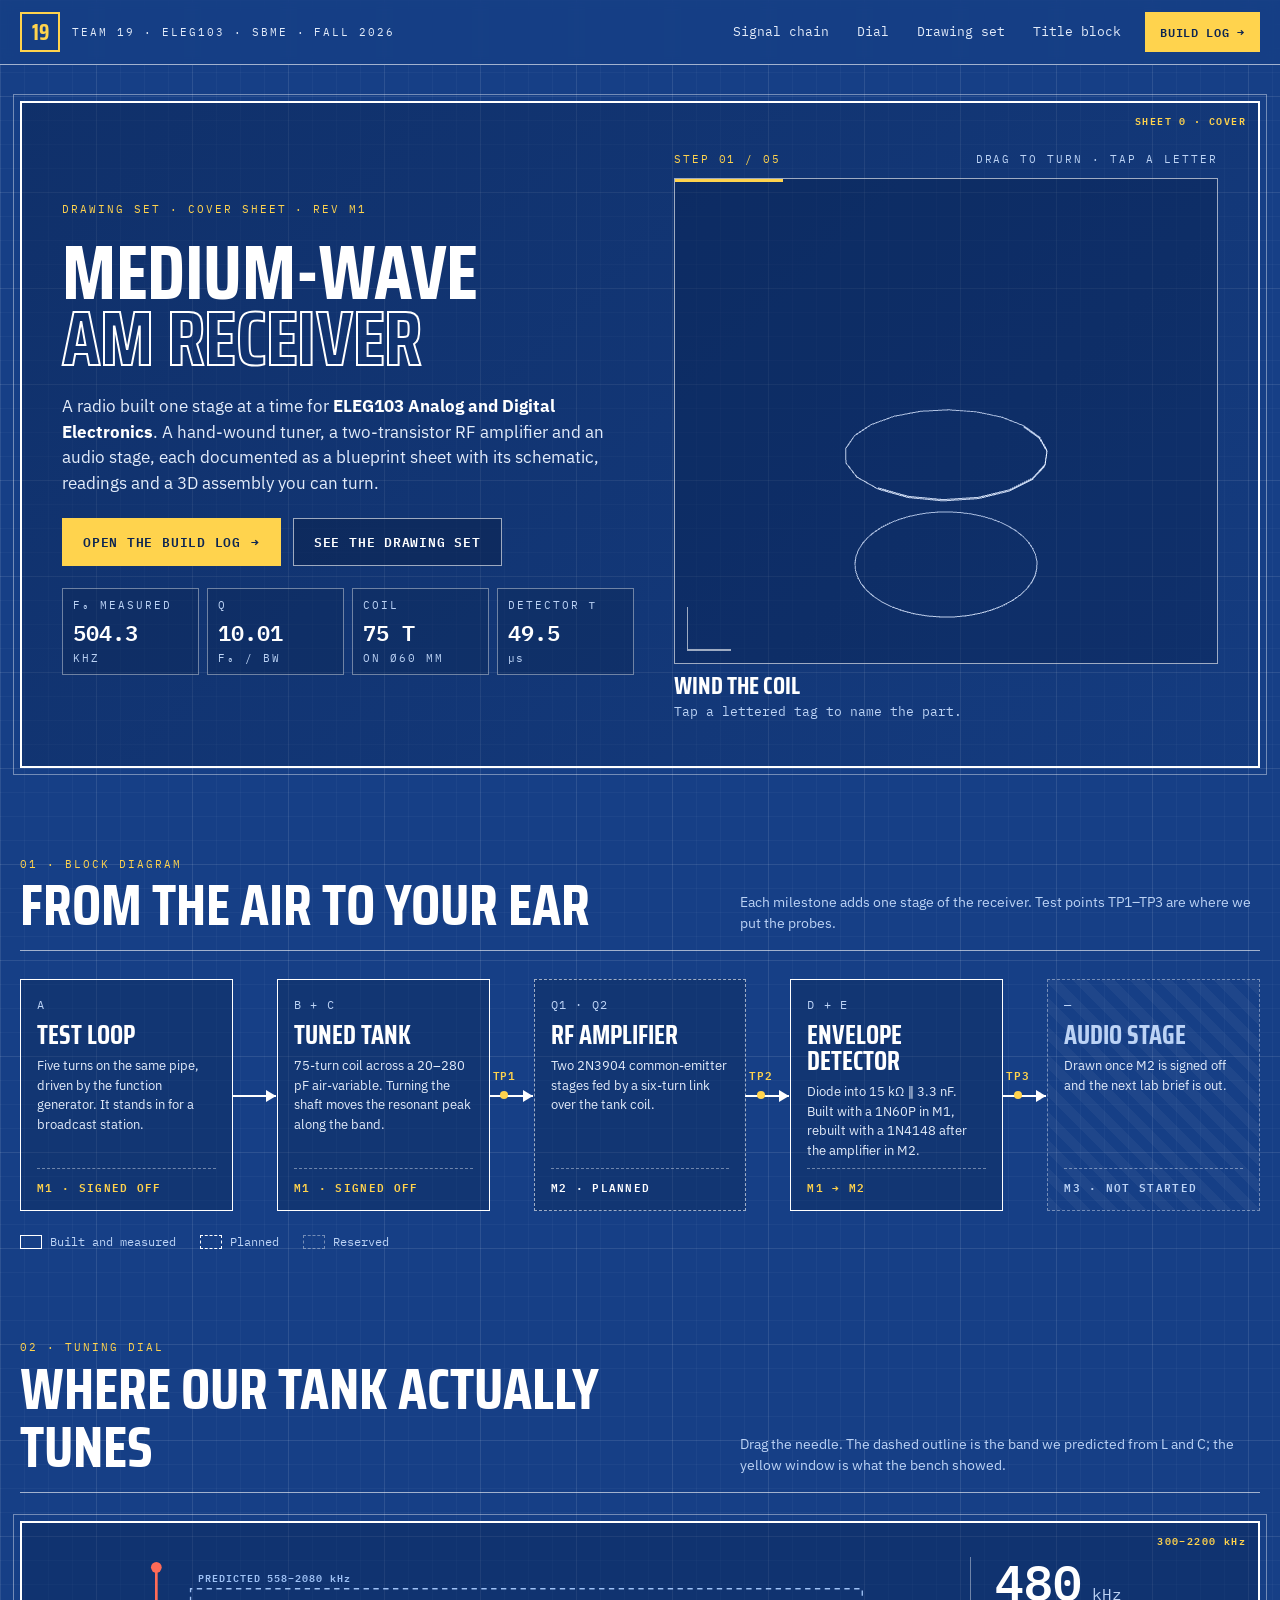
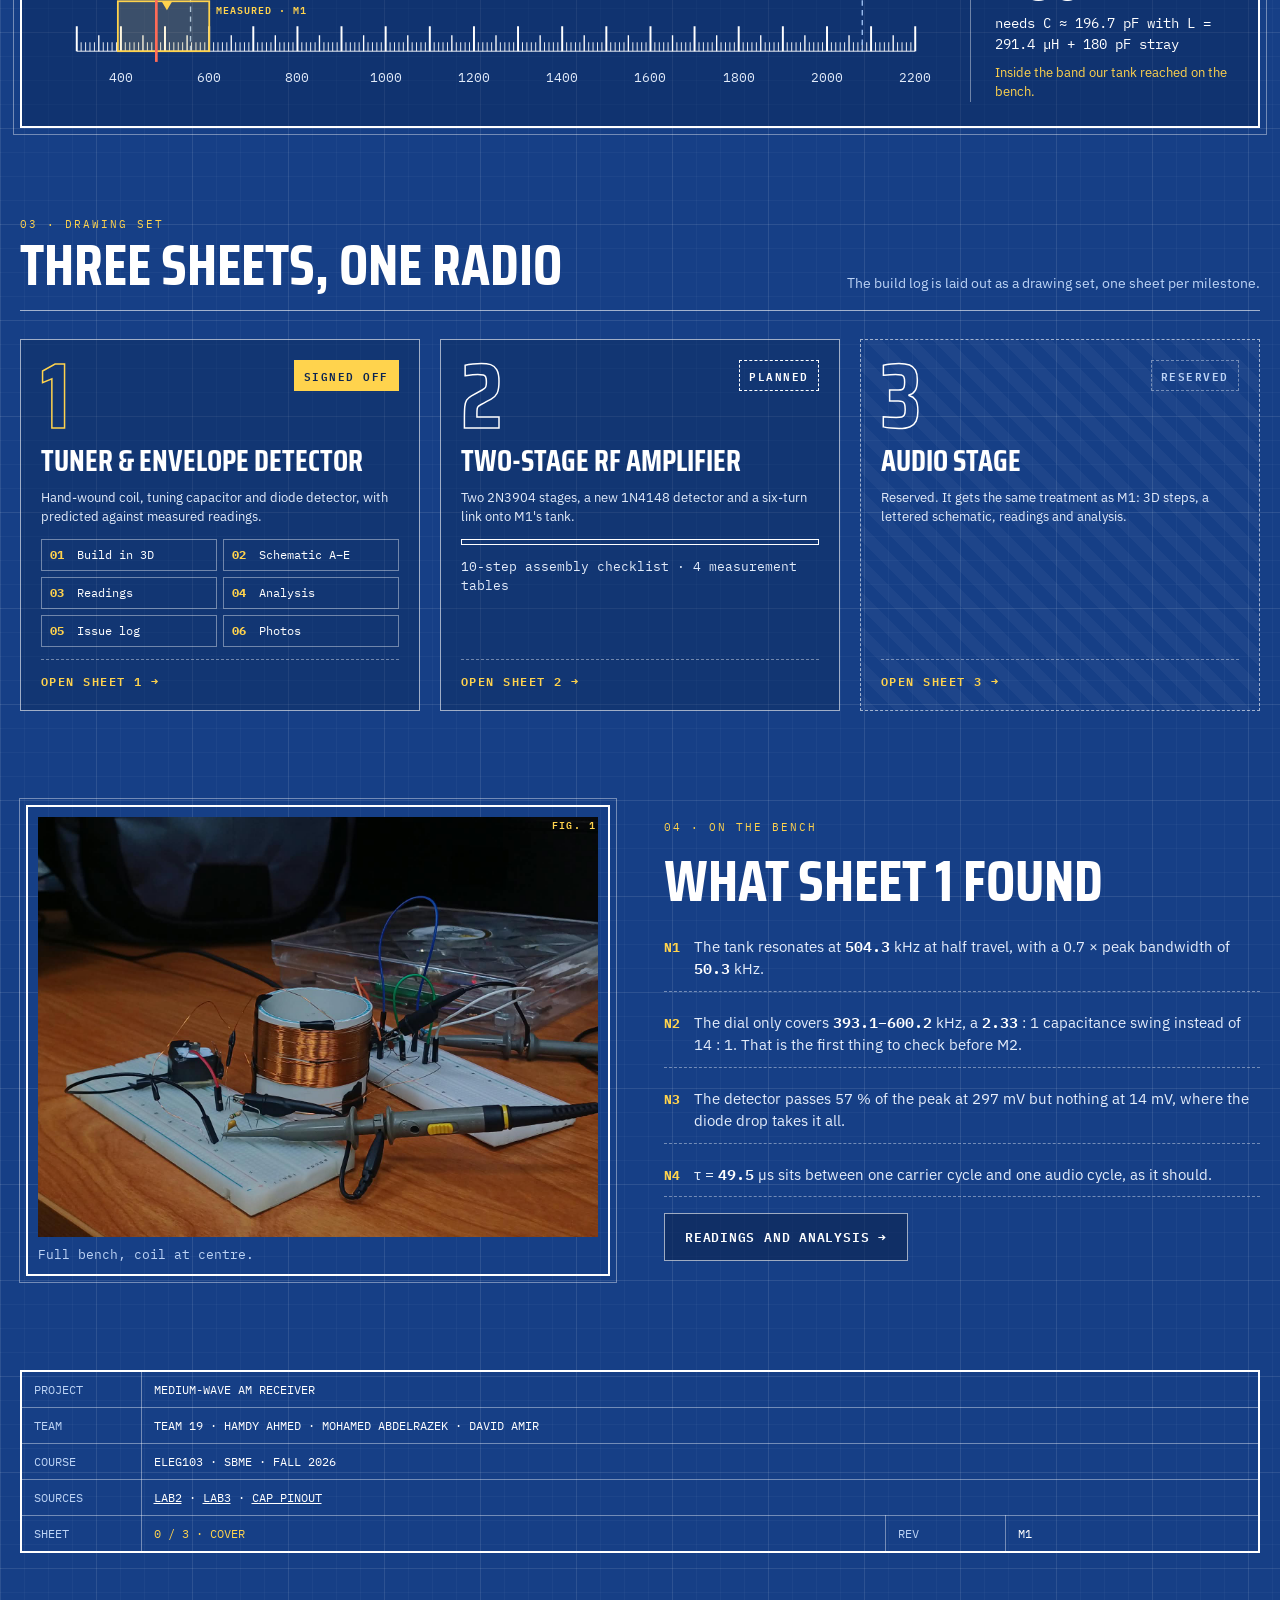
<file: index.html>
<!doctype html>
<html lang="en">
<head>
<meta charset="utf-8">
<meta name="viewport" content="width=device-width, initial-scale=1">
<title>Team 19 · MW-AM Receiver</title>
<meta name="description" content="Team 19's medium-wave AM receiver for ELEG103, SBME, Fall 2026: a hand-wound tuner, an RF amplifier and an audio stage, documented as a blueprint drawing set with an interactive 3D assembly.">
<meta name="author" content="Team 19: Hamdy Ahmed, Mohamed Abdelrazek, David Amir">
<meta property="og:title" content="Team 19 · MW-AM Receiver">
<meta property="og:description" content="A medium-wave AM radio built for ELEG103, documented as a blueprint drawing set with an interactive 3D assembly.">
<meta property="og:type" content="website">
<meta property="og:image" content="assets/photos/setup.jpg">
<script>
  /* old direct links (index.html#m2) now live on the build log */
  if (/^#m[123]$/.test(location.hash)) location.replace('log.html' + location.hash);
</script>
<link rel="preconnect" href="https://fonts.googleapis.com">
<link href="https://fonts.googleapis.com/css2?family=IBM+Plex+Mono:wght@400;600&family=IBM+Plex+Sans:wght@400;600&family=Saira+Condensed:wght@500;700&display=swap" rel="stylesheet">
<link rel="stylesheet" href="css/blueprint.css?v=8">
<link rel="stylesheet" href="css/landing.css?v=8">
</head>
<body class="cover">
<a class="skip" href="#main">Skip to content</a>

<!-- ============ TOP BAR ============ -->
<header class="topbar">
  <a class="brand" href="#top" aria-label="Team 19, top of page">
    <span class="brand-mark" aria-hidden="true">19</span>
    <span class="kicker"><span data-bind="team"></span> · <span data-bind="course"></span></span>
  </a>
  <nav class="topnav" aria-label="Page">
    <a href="#chain">Signal chain</a>
    <a href="#dial">Dial</a>
    <a href="#sheets">Drawing set</a>
    <a href="#team">Title block</a>
    <a class="btn btn-solid btn-sm" href="log.html#m1">Build log →</a>
  </nav>
</header>

<main id="main">

  <!-- ============ HERO / COVER SHEET ============ -->
  <section class="hero frame" id="top" aria-labelledby="heroTitle">
    <span class="zone" aria-hidden="true">SHEET 0 · COVER</span>
    <div class="hero-copy">
      <p class="kicker y rise" style="--d:0">DRAWING SET · COVER SHEET · REV M1</p>
      <h1 class="hero-title rise" id="heroTitle" style="--d:1">
        <span>Medium-wave</span>
        <span class="outline">AM receiver</span>
      </h1>
      <p class="lede rise" style="--d:2">A radio built one stage at a time for <strong>ELEG103 Analog and Digital Electronics</strong>. A hand-wound tuner, a two-transistor RF amplifier and an audio stage, each documented as a blueprint sheet with its schematic, readings and a 3D assembly you can turn.</p>
      <div class="cta rise" style="--d:3">
        <a class="btn btn-solid" href="log.html#m1">Open the build log <span aria-hidden="true">→</span></a>
        <a class="btn" href="#sheets">See the drawing set</a>
      </div>
      <dl class="hero-stats rise" style="--d:4">
        <div class="stat"><dt class="kicker">f₀ MEASURED</dt><dd class="stat-v" id="hF0"></dd><dd class="kicker">kHz</dd></div>
        <div class="stat"><dt class="kicker">Q</dt><dd class="stat-v" id="hQ"></dd><dd class="kicker">f₀ / BW</dd></div>
        <div class="stat"><dt class="kicker">COIL</dt><dd class="stat-v" id="hTurns"></dd><dd class="kicker" id="hWire"></dd></div>
        <div class="stat"><dt class="kicker">DETECTOR τ</dt><dd class="stat-v" id="hTau"></dd><dd class="kicker unit">µs</dd></div>
      </dl>
    </div>

    <figure class="hero-model rise" style="--d:2" aria-label="3D assembly of milestone 1">
      <div class="model-head">
        <p class="kicker y">STEP <span id="cStepNo">01</span> / <span id="cStepTotal">05</span></p>
        <p class="kicker hint">DRAG TO TURN · TAP A LETTER</p>
      </div>
      <div class="v3d" id="coverV3d">
        <canvas tabindex="0" aria-label="3D model of the tuner being assembled step by step. Drag or use arrow keys to turn it."></canvas>
        <div class="v3d-labels"></div>
        <div class="replay-progress" id="cBar" aria-hidden="true"></div>
        <img class="v3d-fallback" src="assets/photos/setup.jpg" alt="Copper coil on a white PVC pipe between two breadboards, with the tuning capacitor and oscilloscope probes." hidden>
        <span class="crosshair" aria-hidden="true"></span>
      </div>
      <figcaption class="model-cap" aria-live="polite">
        <span class="cond" id="cStepTitle"></span>
        <span class="mono muted xsmall" id="cPart"></span>
      </figcaption>
    </figure>
  </section>

  <!-- ============ SIGNAL CHAIN ============ -->
  <section class="block" id="chain" aria-labelledby="chainTitle">
    <div class="block-title">
      <p class="kicker y">01 · BLOCK DIAGRAM</p>
      <h2 class="cond" id="chainTitle">From the air to your ear</h2>
      <p class="small muted">Each milestone adds one stage of the receiver. Test points TP1–TP3 are where we put the probes.</p>
    </div>
    <ol class="chain">
      <li class="stage ms-done">
        <p class="stage-no mono">A</p>
        <h3 class="cond">Test loop</h3>
        <p class="xsmall">Five turns on the same pipe, driven by the function generator. It stands in for a broadcast station.</p>
        <p class="tag">M1 · SIGNED OFF</p>
      </li>
      <li class="stage ms-done">
        <p class="stage-no mono">B + C</p>
        <h3 class="cond">Tuned tank</h3>
        <p class="xsmall">75-turn coil across a 20–280 pF air-variable. Turning the shaft moves the resonant peak along the band.</p>
        <p class="tag">M1 · SIGNED OFF</p>
        <span class="tp" aria-label="Test point 1">TP1</span>
      </li>
      <li class="stage ms-plan">
        <p class="stage-no mono">Q1 · Q2</p>
        <h3 class="cond">RF amplifier</h3>
        <p class="xsmall">Two 2N3904 common-emitter stages fed by a six-turn link over the tank coil.</p>
        <p class="tag">M2 · PLANNED</p>
        <span class="tp" aria-label="Test point 2">TP2</span>
      </li>
      <li class="stage ms-done">
        <p class="stage-no mono">D + E</p>
        <h3 class="cond">Envelope detector</h3>
        <p class="xsmall">Diode into 15 kΩ ∥ 3.3 nF. Built with a 1N60P in M1, rebuilt with a 1N4148 after the amplifier in M2.</p>
        <p class="tag">M1 → M2</p>
        <span class="tp" aria-label="Test point 3">TP3</span>
      </li>
      <li class="stage ms-todo">
        <p class="stage-no mono">—</p>
        <h3 class="cond">Audio stage</h3>
        <p class="xsmall">Drawn once M2 is signed off and the next lab brief is out.</p>
        <p class="tag">M3 · NOT STARTED</p>
      </li>
    </ol>
    <ul class="legend mono" aria-label="Legend">
      <li><span class="sw sw-done"></span>Built and measured</li>
      <li><span class="sw sw-plan"></span>Planned</li>
      <li><span class="sw sw-todo"></span>Reserved</li>
    </ul>
  </section>

  <!-- ============ TUNING DIAL ============ -->
  <section class="block" id="dial" aria-labelledby="dialTitle">
    <div class="block-title">
      <p class="kicker y">02 · TUNING DIAL</p>
      <h2 class="cond" id="dialTitle">Where our tank actually tunes</h2>
      <p class="small muted">Drag the needle. The dashed outline is the band we predicted from L and C; the yellow window is what the bench showed.</p>
    </div>
    <div class="dial frame">
      <span class="zone" aria-hidden="true">300–2200 kHz</span>
      <div class="dial-face">
        <svg id="dialSvg" viewBox="0 0 1000 150" aria-hidden="true"></svg>
        <input type="range" id="dialInput" min="300" max="2200" step="1" value="300" aria-label="Tuning frequency in kilohertz">
      </div>
      <div class="dial-read">
        <p class="readout-big mono"><span id="dialF">300</span><small> kHz</small></p>
        <p class="mono small" id="dialC"></p>
        <p class="dial-note" id="dialNote"></p>
      </div>
    </div>
  </section>

  <!-- ============ DRAWING SET ============ -->
  <section class="block" id="sheets" aria-labelledby="sheetsTitle">
    <div class="block-title">
      <p class="kicker y">03 · DRAWING SET</p>
      <h2 class="cond" id="sheetsTitle">Three sheets, one radio</h2>
      <p class="small muted">The build log is laid out as a drawing set, one sheet per milestone.</p>
    </div>
    <div class="sheet-grid">
      <a class="sheet-card is-done" href="log.html#m1">
        <div class="sheet-top"><span class="sheet-no cond">1</span><span class="badge">SIGNED OFF</span></div>
        <h3 class="cond">Tuner &amp; envelope detector</h3>
        <p class="xsmall">Hand-wound coil, tuning capacitor and diode detector, with predicted against measured readings.</p>
        <ul class="sheet-list mono">
          <li><b>01</b> Build in 3D</li><li><b>02</b> Schematic A–E</li><li><b>03</b> Readings</li>
          <li><b>04</b> Analysis</li><li><b>05</b> Issue log</li><li><b>06</b> Photos</li>
        </ul>
        <span class="sheet-go mono">OPEN SHEET 1 →</span>
      </a>
      <a class="sheet-card is-plan" href="log.html#m2">
        <div class="sheet-top"><span class="sheet-no cond">2</span><span class="badge">PLANNED</span></div>
        <h3 class="cond">Two-stage RF amplifier</h3>
        <p class="xsmall">Two 2N3904 stages, a new 1N4148 detector and a six-turn link onto M1's tank.</p>
        <div class="sheet-progress" aria-hidden="true"><div id="m2Bar"></div></div>
        <p class="mono xsmall muted"><span id="m2Total"></span>-step assembly checklist · 4 measurement tables</p>
        <span class="sheet-go mono">OPEN SHEET 2 →</span>
      </a>
      <a class="sheet-card is-todo" href="log.html#m3">
        <div class="sheet-top"><span class="sheet-no cond">3</span><span class="badge">RESERVED</span></div>
        <h3 class="cond">Audio stage</h3>
        <p class="xsmall">Reserved. It gets the same treatment as M1: 3D steps, a lettered schematic, readings and analysis.</p>
        <span class="sheet-go mono">OPEN SHEET 3 →</span>
      </a>
    </div>
  </section>

  <!-- ============ BENCH ============ -->
  <section class="block bench" aria-labelledby="benchTitle">
    <figure class="bench-photo frame">
      <span class="zone" aria-hidden="true">FIG. 1</span>
      <img src="assets/photos/setup.jpg" alt="Copper coil on a white PVC pipe between two breadboards, with the tuning capacitor and oscilloscope probes." loading="lazy">
      <figcaption class="mono muted xsmall">Full bench, coil at centre.</figcaption>
    </figure>
    <div class="bench-notes">
      <p class="kicker y">04 · ON THE BENCH</p>
      <h2 class="cond" id="benchTitle">What sheet 1 found</h2>
      <ol class="notes">
        <li><b class="mono">N1</b><span>The tank resonates at <strong id="nF0"></strong> kHz at half travel, with a 0.7 × peak bandwidth of <strong id="nBW"></strong> kHz.</span></li>
        <li><b class="mono">N2</b><span>The dial only covers <strong id="nBand"></strong> kHz, a <strong id="nRatio"></strong> : 1 capacitance swing instead of 14 : 1. That is the first thing to check before M2.</span></li>
        <li><b class="mono">N3</b><span>The detector passes 57 % of the peak at 297 mV but nothing at 14 mV, where the diode drop takes it all.</span></li>
        <li><b class="mono">N4</b><span>τ = <strong id="nTau"></strong> µs sits between one carrier cycle and one audio cycle, as it should.</span></li>
      </ol>
      <a class="btn" href="log.html#m1">Readings and analysis →</a>
    </div>
  </section>
</main>

<!-- ============ TITLE BLOCK ============ -->
<footer class="block" id="team">
  <table class="title-block">
    <tbody>
      <tr><td class="k">PROJECT</td><td colspan="3">MEDIUM-WAVE AM RECEIVER</td></tr>
      <tr><td class="k">TEAM</td><td colspan="3" id="tbTeam"></td></tr>
      <tr><td class="k">COURSE</td><td colspan="3" data-bind="course"></td></tr>
      <tr><td class="k">SOURCES</td><td colspan="3"><a href="assets/docs/LAB2.pdf">LAB2</a> · <a href="assets/docs/LAB3.pdf">LAB3</a> · <a href="assets/docs/variable-cap.pdf">CAP PINOUT</a></td></tr>
      <tr><td class="k">SHEET</td><td class="y">0 / 3 · COVER</td><td class="k">REV</td><td>M1</td></tr>
    </tbody>
  </table>
</footer>

<script src="js/data.js?v=9"></script>
<script src="js/viewer3d.js?v=8"></script>
<script src="js/landing.js?v=8"></script>
</body>
</html>
</file>
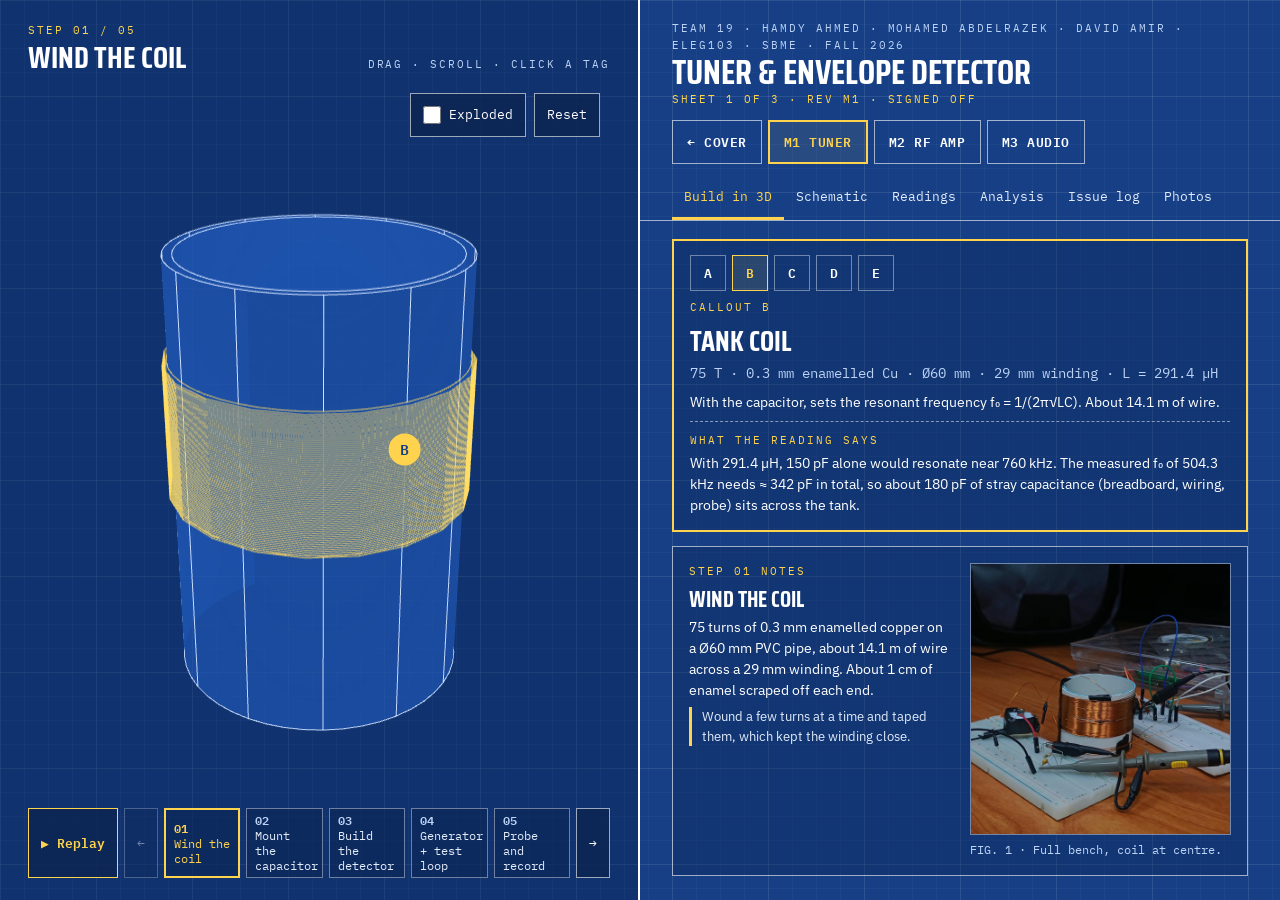
<file: log.html>
<!doctype html>
<html lang="en">
<head>
<meta charset="utf-8">
<meta name="viewport" content="width=device-width, initial-scale=1">
<title>Team 19 · MW-AM Receiver</title>
<meta name="description" content="Team 19's build log for a medium-wave AM receiver: schematic, 3D assembly sequence, measurements and analysis. ELEG103, SBME, Fall 2026.">
<meta name="author" content="Team 19: Hamdy Ahmed, Mohamed Abdelrazek, David Amir">
<meta property="og:title" content="Team 19 · MW-AM Receiver">
<meta property="og:description" content="A medium-wave AM radio built for ELEG103, documented as a blueprint drawing set with an interactive 3D assembly.">
<meta property="og:type" content="website">
<link rel="preconnect" href="https://fonts.googleapis.com">
<link href="https://fonts.googleapis.com/css2?family=IBM+Plex+Mono:wght@400;600&family=IBM+Plex+Sans:wght@400;600&family=Saira+Condensed:wght@500;700&display=swap" rel="stylesheet">
<link rel="stylesheet" href="css/blueprint.css?v=8">
</head>
<body data-layout="split" data-section="build" data-ms="m1">
<a class="skip" href="#mod-viewer">Skip to the 3D model</a>
<div class="app">

  <!-- ============ HEADER ============ -->
  <header class="mod" id="mod-head">
    <div class="head-id">
      <p class="kicker"><span data-bind="team"></span> · <span data-bind="course"></span></p>
      <h1 id="msTitle">Tuner &amp; envelope detector</h1>
      <p class="kicker y" id="msStatus">SHEET 1 OF 3 · REV M1 · SIGNED OFF</p>
    </div>
    <div class="head-ctl">
      <nav class="ms-tabs" aria-label="Milestones">
        <a class="ms-tab" href="index.html" title="Back to the cover sheet">← COVER</a>
        <a class="ms-tab" href="#m1" data-ms="m1">M1 TUNER</a>
        <a class="ms-tab" href="#m2" data-ms="m2">M2 RF AMP</a>
        <a class="ms-tab" href="#m3" data-ms="m3">M3 AUDIO</a>
      </nav>
    </div>
  </header>

  <!-- ============ SECTION NAV ============ -->
  <nav class="mod m1only" id="mod-nav" aria-label="Sections">
    <p class="kicker nav-title">SECTIONS</p>
    <button type="button" class="nav-btn" data-sec="build"><span>01</span> Build in 3D</button>
    <button type="button" class="nav-btn" data-sec="schematic"><span>02</span> Schematic</button>
    <button type="button" class="nav-btn" data-sec="readings"><span>03</span> Readings</button>
    <button type="button" class="nav-btn" data-sec="analysis"><span>04</span> Analysis</button>
    <button type="button" class="nav-btn" data-sec="issues"><span>05</span> Issue log</button>
    <button type="button" class="nav-btn" data-sec="photos"><span>06</span> Photos</button>
    <div class="nav-status">
      <p class="kicker">STATUS</p>
      <p class="mono y strong">M1 SIGNED OFF</p>
    </div>
  </nav>

  <!-- ============ 3D VIEWER ============ -->
  <section class="mod m1only" id="mod-viewer" data-zone="A1–B2 · ASSEMBLY 3D" aria-label="3D assembly">
    <div class="viewer-head">
      <div>
        <p class="kicker y">STEP <span id="vStepNo">01</span> / <span id="vStepTotal">06</span></p>
        <h2 class="cond" id="vStepTitle"></h2>
      </div>
      <p class="kicker hint">DRAG · SCROLL · CLICK A TAG</p>
    </div>
    <div class="v3d" id="v3d">
      <canvas tabindex="0" aria-label="3D assembly model. Arrow keys rotate, plus and minus zoom, Home resets."></canvas>
      <div class="v3d-labels"></div>
      <div class="replay-progress" id="replayBar" aria-hidden="true"></div>
      <div class="v3d-tools">
        <label class="tool check"><input type="checkbox" id="explode"> Exploded</label>
        <button type="button" class="tool" id="resetView">Reset</button>
      </div>
      <img class="v3d-fallback" src="assets/photos/setup.jpg" alt="Bench photo shown because 3D is unavailable in this browser." hidden>
    </div>
    <div class="step-bar">
      <button type="button" class="tool play" id="replay" aria-pressed="false">▶ Replay</button>
      <button type="button" class="tool" id="prevStep" aria-label="Previous step">←</button>
      <ol class="step-strip" id="stepList"></ol>
      <button type="button" class="tool" id="nextStep" aria-label="Next step">→</button>
    </div>
  </section>

  <!-- ============ CALLOUT ============ -->
  <section class="mod m1only" id="mod-callout" data-zone="D1 · CALLOUT" aria-live="polite">
    <div class="chips" id="partBtns"></div>
    <p class="kicker y">CALLOUT <span id="pKey"></span></p>
    <h2 class="cond" id="pName"></h2>
    <p class="mono muted small" id="pSpec"></p>
    <p class="small" id="pRole"></p>
    <div class="dash-top">
      <p class="kicker y">WHAT THE READING SAYS</p>
      <p class="small" id="pReading"></p>
    </div>
  </section>

  <!-- ============ STATS ============ -->
  <section class="mod m1only" id="mod-stats" data-zone="D2 · KEY READINGS" aria-label="Key readings">
    <div class="stat"><p class="kicker">f₀</p><p class="stat-v" id="statF0"></p><p class="kicker">kHz</p></div>
    <div class="stat"><p class="kicker">Q</p><p class="stat-v" id="statQ"></p><p class="kicker">f₀ / BW</p></div>
    <div class="stat"><p class="kicker">BAND</p><p class="stat-v" id="statBand"></p><p class="kicker">kHz</p></div>
  </section>

  <!-- ============ STEP DETAIL ============ -->
  <section class="mod m1only" id="mod-step" data-zone="A3–B3 · STEP NOTES" aria-live="polite">
    <div class="step-text">
      <p class="kicker y">STEP <span id="sNum"></span> NOTES</p>
      <h3 class="cond" id="sTitle"></h3>
      <p class="small" id="sText"></p>
      <p class="note" id="sNote"></p>
      <pre class="code" id="sCode" hidden></pre>
    </div>
    <figure class="step-photo">
      <img id="sImg" src="" alt="">
      <figcaption class="mono muted" id="sCap"></figcaption>
    </figure>
  </section>

  <!-- ============ SCHEMATIC ============ -->
  <section class="mod m1only sec" id="mod-schem" data-sec-panel="schematic" data-zone="C1 · SCHEMATIC" aria-label="Schematic">
    <svg class="schem" viewBox="0 0 900 420" role="img" aria-label="Schematic: generator and five-turn loop coupled to a 75-turn coil, parallel 20 to 280 picofarad capacitor at TP1, 1N60P diode to TP3, 15 kilohm and 3.3 nanofarad to ground">
      <circle class="w" cx="40" cy="215" r="22"/>
      <path class="w" d="M28 215 q 6 -10 12 0 t 12 0"/>
      <path class="w" d="M40 193 V 90 H 110 V 160 a10 10 0 0 1 0 20 a10 10 0 0 1 0 20 a10 10 0 0 1 0 20 a10 10 0 0 1 0 20 a10 10 0 0 1 0 20 V 340 H 40 V 237"/>
      <path class="w" d="M200 90 V 150 a10 10 0 0 0 0 20 a10 10 0 0 0 0 20 a10 10 0 0 0 0 20 a10 10 0 0 0 0 20 a10 10 0 0 0 0 20 a10 10 0 0 0 0 20 V 340"/>
      <path class="dim" d="M135 150 V 280 M165 150 V 280"/>
      <path class="w" d="M200 90 H 440"/>
      <path class="w" d="M300 90 V 207 M272 207 H 328 M272 223 H 328 M300 223 V 340"/>
      <path class="w" d="M268 250 L 332 182 M332 182 L 318 184 M332 182 L 330 196"/>
      <path class="wf" d="M440 76 L 440 104 L 474 90 Z"/>
      <path class="w" d="M476 74 V 106 M476 90 H 820"/>
      <path class="w" d="M620 90 V 160 l 14 8 l -28 16 l 28 16 l -28 16 l 28 16 l -28 16 l 14 8 V 340"/>
      <path class="w" d="M720 90 V 207 M692 207 H 748 M692 223 H 748 M720 223 V 340"/>
      <path class="w" d="M200 340 H 820 M200 340 V 368 M180 368 H 220 M188 378 H 212 M196 388 H 204"/>
      <circle class="node" cx="360" cy="90" r="5"/><circle class="node" cx="560" cy="90" r="5"/>
      <circle class="w" cx="828" cy="90" r="7"/><circle class="w" cx="828" cy="340" r="7"/>
      <text class="lbl y" x="342" y="72">TP1</text><text class="lbl y" x="542" y="72">TP3</text>
      <text class="lbl" x="78" y="300">5 T</text><text class="lbl" x="214" y="300">75 T</text>
      <text class="lbl" x="138" y="140">M</text><text class="lbl" x="338" y="250">20–280 pF</text>
      <text class="lbl" x="420" y="130">1N60P</text><text class="lbl" x="642" y="216">15 kΩ</text>
      <text class="lbl" x="756" y="216">3.3 nF</text><text class="lbl" x="8" y="270">GEN</text>
      <g id="balloons"></g>
    </svg>
  </section>

  <!-- ============ READINGS ============ -->
  <section class="mod m1only sec" id="mod-readings" data-sec-panel="readings" data-zone="C2–C3 · READINGS" aria-label="Measurement schedule">
    <p class="kicker y">MEASUREMENT SCHEDULE</p>
    <p class="mono muted xsmall">Predicted = Table 4 as submitted · Measured = Tables 5–6 · Error = 100 × (P − M) / M</p>
    <div class="scroll">
      <table class="grid-table">
        <thead><tr><th>REF</th><th>PARAMETER</th><th>PREDICTED</th><th>MEASURED</th><th>ERROR</th></tr></thead>
        <tbody id="schedule"></tbody>
      </table>
    </div>
  </section>

  <!-- ============ ANALYSIS ============ -->
  <section class="mod m1only sec" id="mod-analysis" data-sec-panel="analysis" data-zone="C2–C3 · ANALYSIS" aria-label="Analysis">
    <div class="an-grid">
      <div class="an-card">
        <p class="kicker y">NOTE 1 · TUNING RANGE</p>
        <label for="cap" class="small">Sweep C with L = <span data-bind="L"></span> µH plus 180 pF stray</label>
        <input id="cap" type="range" min="20" max="280" step="1" value="150">
        <p class="mono muted small">C = <span id="capVal">150</span> pF → <strong class="readout" id="fVal"></strong> kHz</p>
        <div class="scale" aria-hidden="true"><div class="ticks"></div><div class="band" id="band"></div><div class="needle" id="needle"></div></div>
        <div class="scale-legend mono"><span>300</span><span>yellow = measured band</span><span>2200 kHz</span></div>
        <p id="tuneNote" class="tune-note"></p>
        <p class="xsmall">The tank saw a capacitance ratio of (600.2 / 393.1)² ≈ <strong>2.33</strong>, not 280 / 20 = 14. That fits roughly 180 pF of stray capacitance on the breadboard and probe. Without it, half travel (150 pF) would give about 760 kHz; with it, about 513 kHz, close to the measured 504.3 kHz. <span class="y">Measure C at both stops to confirm.</span></p>
      </div>
      <div class="an-card">
        <p class="kicker y">NOTE 3 · DETECTOR TRANSFER</p>
        <svg class="fig" id="detChart" viewBox="0 0 520 300" role="img" aria-label="TP3 DC against TP1 peak for six measurements"></svg>
        <div class="det-rows" id="detRows"></div>
        <p class="note" id="detNote"></p>
      </div>
      <div class="an-card">
        <p class="kicker y">NOTE 2 · SELECTIVITY</p>
        <svg class="fig" viewBox="0 0 460 220" role="img" aria-label="Resonance curve peaking at 504.3 kilohertz with 0.7 of peak points at 488.1 and 538.4 kilohertz">
          <path class="w" d="M30 190 H 440"/>
          <path class="w" d="M30 187 C 150 186, 200 175, 209 76 S 228 30, 240 30 S 262 50, 271 76 S 330 185, 440 187"/>
          <path class="dim" d="M209 76 H 271 M240 30 V 190 M209 76 V 190 M271 76 V 190"/>
          <text class="lbl w0" x="218" y="210">504.3</text><text class="lbl" x="160" y="210">488.1</text>
          <text class="lbl" x="262" y="210">538.4</text><text class="lbl y" x="214" y="68">BW 50.3</text>
        </svg>
        <p class="xsmall">Q = <strong>10.005</strong> (f₀ 504.3 kHz over the 488.1–538.4 kHz half-power points). With 9 kHz channel spacing the passband spans about <strong>6 channels</strong>. The 15 kΩ load and the probe damp the tank; M2's six-turn link should sharpen it.</p>
      </div>
      <div class="an-card">
        <p class="kicker y">NOTE 4 · TIME CONSTANT (LOG)</p>
        <div class="logbar">
          <div class="mark" style="left:8%">1 µs<br>carrier</div>
          <div class="mark main" style="left:58%">49.5 µs<br>our RC</div>
          <div class="mark" style="left:80%">200 µs<br>audio</div>
        </div>
        <p class="xsmall">RC is about 50× one 1 MHz carrier cycle, so ripple stays small, and about 4× shorter than one 5 kHz audio cycle, so the output still follows the voice.</p>
      </div>
    </div>
  </section>

  <!-- ============ ISSUES ============ -->
  <section class="mod m1only sec" id="mod-issues" data-sec-panel="issues" data-zone="C2–C3 · ISSUE LOG" aria-label="Issue log">
    <p class="kicker y">ISSUE LOG</p>
    <div class="scroll">
      <table class="grid-table">
        <thead><tr><th>#</th><th>ISSUE</th><th>CAUSE</th><th>RESOLUTION</th></tr></thead>
        <tbody id="issues"></tbody>
      </table>
    </div>
  </section>

  <!-- ============ PHOTOS ============ -->
  <section class="mod m1only sec" id="mod-photos" data-sec-panel="photos" data-zone="C2–C3 · PHOTOGRAPHS" aria-label="Reference photographs">
    <figure class="gal-main">
      <img id="galImg" src="" alt="">
      <figcaption class="mono muted" id="galCap"></figcaption>
    </figure>
    <div class="thumbs" id="thumbs"></div>
  </section>

  <!-- ============ TITLE BLOCK ============ -->
  <footer class="mod m1only" id="mod-title">
    <table>
      <tbody>
        <tr><td class="k">PROJECT</td><td colspan="3">MEDIUM-WAVE AM RECEIVER</td></tr>
        <tr><td class="k">TEAM</td><td colspan="3" data-bind="team"></td></tr>
        <tr><td class="k">SOURCES</td><td colspan="3"><a href="assets/docs/LAB2.pdf">LAB2</a> · <a href="assets/docs/LAB3.pdf">LAB3</a> · <a href="assets/docs/variable-cap.pdf">CAP PINOUT</a></td></tr>
        <tr><td class="k">SHEET</td><td class="y">1 / 3</td><td class="k">REV</td><td>M1</td></tr>
      </tbody>
    </table>
  </footer>

  <!-- ============ M2 ============ -->
  <section class="mod ms-sheet" id="mod-m2" aria-label="Milestone 2">
    <aside class="ms-preview" data-zone="REFERENCE">
      <div class="viewer-head">
        <div>
          <p class="kicker y">SHEET 2 · REFERENCE DRAWING</p>
          <h2 class="cond">Board 1′ on M1's tank</h2>
        </div>
        <p class="kicker hint">PLANNED · NOT BUILT</p>
      </div>
      <figure class="crop-fig">
        <div class="crop"><img src="assets/photos/lab3-circuit.png" alt="LAB3 Part B Figure 3: two 2N3904 common-emitter stages with supply protection, fed from a six-turn link on M1's tank, followed by a 1N4148 envelope detector."></div>
        <figcaption class="mono muted">LAB3 Part B, Figure 3 · TP1 tank, TP2 Q2 collector, TP3 detector / LEVEL</figcaption>
      </figure>
      <div class="spec-grid">
        <div class="stat"><p class="kicker">GAIN</p><p class="stat-v">2 × 2N3904</p><p class="kicker">CE, 100 kΩ bias</p></div>
        <div class="stat"><p class="kicker">DETECTOR</p><p class="stat-v">1N4148</p><p class="kicker">15 kΩ ∥ 3.3 nF</p></div>
        <div class="stat"><p class="kicker">COUPLING</p><p class="stat-v">6-turn link</p><p class="kicker">over M1's coil</p></div>
        <div class="stat"><p class="kicker">SUPPLY</p><p class="stat-v">4.5 V</p><p class="kicker">3 × AA via 1N5819</p></div>
      </div>
    </aside>
    <div class="ms-body">
      <p class="ms-lede">Amplify the tuned RF with two common-emitter stages, then recover the envelope with a new 1N4148 detector. M1's tank stays; its old detector comes off.</p>
      <div class="panel-block">
        <div class="block-head">
          <p class="kicker y">ASSEMBLY SEQUENCE</p>
          <p class="kicker"><span id="doneCount">0</span> / <span id="doneTotal"></span> DONE</p>
        </div>
        <div class="progress"><div id="doneBar"></div></div>
        <div id="checklist" class="checklist"></div>
      </div>
      <div class="panel-block">
        <p class="kicker y">MEASUREMENTS TO RECORD</p>
        <div class="cards2">
          <div class="dash-card"><b>T4</b> DC operating points of Q1 and Q2 (β = 100, V<sub>BE</sub> = 0.7 V, 3.9 V rail)</div>
          <div class="dash-card"><b>T5</b> RF gain at 531 kHz, 1 MHz and 1.6 MHz, against Qucs-S</div>
          <div class="dash-card"><b>T6</b> Detector rise above baseline at 1 MHz, sources 0.05–1 V</div>
          <div class="dash-card"><b>T7</b> Coupled-loop distance for a 10 mV rise at TP3</div>
        </div>
      </div>
    </div>
  </section>

  <!-- ============ M3 ============ -->
  <section class="mod ms-sheet" id="mod-m3" aria-label="Milestone 3">
    <aside class="ms-preview">
      <div class="viewer-head">
        <div>
          <p class="kicker y">SHEET 3 · RESERVED</p>
          <h2 class="cond">Drawing area</h2>
        </div>
        <p class="kicker hint">NOT STARTED</p>
      </div>
      <div class="reserved">
        <p class="cond">Reserved</p>
        <p class="kicker">THE AUDIO-STAGE 3D MODEL GOES HERE</p>
      </div>
    </aside>
    <div class="ms-body">
      <div class="panel-block">
        <p class="kicker y">STATUS</p>
        <p class="small">Not started. This sheet is drawn once M2 is signed off and the next lab brief is released.</p>
      </div>
      <div class="panel-block">
        <p class="kicker y">THIS SHEET WILL HOLD</p>
        <div class="cards2">
          <div class="dash-card"><b>01</b> Build steps with a 3D model for each, like M1</div>
          <div class="dash-card"><b>02</b> Schematic with lettered callouts</div>
          <div class="dash-card"><b>03</b> Predicted vs measured readings</div>
          <div class="dash-card"><b>04</b> Analysis and issue log</div>
        </div>
      </div>
    </div>
  </section>
</div>
<script src="js/data.js?v=9"></script>
<script src="js/viewer3d.js?v=8"></script>
<script src="js/app.js?v=9"></script>
</body>
</html>
</file>
<file: css/blueprint.css>
/* =========================================================
   Blueprint build log — one set of modules, three layouts:
   A · shell  (12-col app grid)   body[data-layout="shell"]
   B · sheet  (4×3 drawing zones) body[data-layout="sheet"]
   C · split  (fixed 3D + tabs)   body[data-layout="split"]
   Desktop layouts fit one screen; small screens stack and scroll.
   ========================================================= */
:root {
  --paper: #163f86;
  --paper-deep: #0c2552;
  --panel: rgba(12, 37, 82, 0.35);
  --ink: #ffffff;
  --ink-soft: #e3ecfa;
  --muted: #bcd3f5;
  --accent: #ffd34d;
  --line: rgba(255, 255, 255, 0.6);
  --line-soft: rgba(255, 255, 255, 0.4);
  --mono: 'IBM Plex Mono', ui-monospace, monospace;
  --sans: 'IBM Plex Sans', system-ui, sans-serif;
  --cond: 'Saira Condensed', 'Arial Narrow', sans-serif;
  --gap: 16px;
}
* { box-sizing: border-box; }
html, body { height: 100%; }

/* thin blueprint scrollbars for any panel that has to scroll */
* { scrollbar-width: thin; scrollbar-color: rgba(255, 255, 255, 0.45) transparent; }
::-webkit-scrollbar { width: 6px; height: 6px; }
::-webkit-scrollbar-track { background: transparent; }
::-webkit-scrollbar-thumb { background: rgba(255, 255, 255, 0.4); }
::-webkit-scrollbar-thumb:hover { background: var(--accent, #ffd34d); }
::-webkit-scrollbar-corner { background: transparent; }
body {
  margin: 0; color: var(--ink); font-family: var(--sans); line-height: 1.5;
  background-color: var(--paper);
  background-image:
    linear-gradient(rgba(255,255,255,0.07) 1px, transparent 1px),
    linear-gradient(90deg, rgba(255,255,255,0.07) 1px, transparent 1px),
    linear-gradient(rgba(255,255,255,0.03) 1px, transparent 1px),
    linear-gradient(90deg, rgba(255,255,255,0.03) 1px, transparent 1px);
  background-size: 96px 96px, 96px 96px, 24px 24px, 24px 24px;
}
a { color: var(--ink); }
a:hover { color: var(--accent); }
:focus-visible { outline: 3px solid var(--accent); outline-offset: 2px; }
.skip { position: absolute; left: -999px; top: 8px; background: var(--accent); color: var(--paper-deep); padding: 8px 12px; z-index: 10; }
.skip:focus { left: 8px; }
p { margin: 0; }

/* ---------- type helpers ---------- */
.kicker { font-family: var(--mono); font-size: 11px; letter-spacing: 0.18em; color: var(--muted); text-transform: uppercase; }
.y { color: var(--accent); }
.mono { font-family: var(--mono); }
.muted { color: var(--muted); }
.strong { font-weight: 600; }
.small { font-size: 14px; }
.xsmall { font-size: 13px; line-height: 1.5; }
.cond { font-family: var(--cond); font-weight: 700; text-transform: uppercase; line-height: 1; margin: 4px 0 0; }
.lede { font-size: 16px; color: var(--ink-soft); max-width: 760px; }

/* ---------- module shell ---------- */
.mod { min-width: 0; min-height: 0; position: relative; }
#mod-callout, #mod-step, #mod-stats, .sec, #mod-title { border: 1.5px solid var(--line); background: var(--panel); padding: 14px 16px; overflow: auto; }
#mod-callout { border: 2px solid var(--accent); display: flex; flex-direction: column; gap: 8px; }
#mod-callout h2 { font-size: 28px; }
.dash-top { padding-top: 10px; border-top: 1px dashed rgba(255,255,255,0.5); display: flex; flex-direction: column; gap: 4px; }
.chips { display: flex; flex-wrap: wrap; gap: 6px; }
.chip { min-height: 36px; min-width: 36px; padding: 0 10px; border: 1.5px solid var(--line-soft); background: transparent; color: var(--ink); font: 600 13px var(--mono); cursor: pointer; }
.chip[aria-pressed="true"] { border-color: var(--accent); color: var(--accent); background: rgba(255,211,77,0.1); }

/* ---------- header ---------- */
#mod-head { display: flex; flex-wrap: wrap; gap: 12px 24px; justify-content: space-between; align-items: center; padding: 14px 0; border-bottom: 1.5px solid var(--line); }
#mod-head h1 { margin: 2px 0; font-family: var(--cond); font-weight: 700; font-size: 34px; line-height: 1; text-transform: uppercase; }
.head-ctl { display: flex; flex-wrap: wrap; gap: 10px 16px; align-items: center; }
.ms-tabs { display: flex; gap: 6px; }
.ms-tab { display: inline-flex; align-items: center; min-height: 44px; padding: 0 14px; border: 1.5px solid var(--line); text-decoration: none; font: 600 13px var(--mono); letter-spacing: 0.04em; }
.ms-tab[aria-current="page"] { border: 2px solid var(--accent); color: var(--accent); background: rgba(255,211,77,0.08); }
.layout-switch { display: flex; align-items: center; gap: 4px; padding-left: 16px; border-left: 1px solid var(--line-soft); }
.layout-switch .kicker { margin-right: 4px; }
.layout-switch button { min-height: 44px; padding: 0 12px; border: 1px solid var(--line-soft); background: transparent; color: var(--ink-soft); font: 12px var(--mono); cursor: pointer; }
.layout-switch button[aria-pressed="true"] { background: var(--accent); color: var(--paper-deep); border-color: var(--accent); font-weight: 600; }

/* ---------- section nav ---------- */
#mod-nav { display: flex; flex-direction: column; gap: 6px; }
.nav-title { margin: 6px 0 4px; }
.nav-btn { display: flex; align-items: center; gap: 10px; min-height: 44px; padding: 0 12px; border: 1.5px solid transparent; background: transparent; color: var(--ink-soft); font: 14px var(--mono); text-align: left; cursor: pointer; }
.nav-btn span { color: var(--muted); }
.nav-btn:hover { border-color: var(--line-soft); }
.nav-btn[aria-current="true"] { border-color: var(--accent); color: var(--accent); background: rgba(255,211,77,0.08); }
.nav-btn[aria-current="true"] span { color: var(--accent); }
.nav-status { margin-top: auto; border: 1px solid var(--line-soft); padding: 12px; display: flex; flex-direction: column; gap: 4px; }

/* ---------- 3D viewer ---------- */
#mod-viewer { display: flex; flex-direction: column; gap: 10px; }
.viewer-head { display: flex; justify-content: space-between; align-items: flex-end; gap: 12px; }
.viewer-head h2 { font-size: 30px; }
.v3d { flex: 1 1 auto; min-height: 260px; position: relative; border: 1.5px solid var(--line); overflow: hidden; background: rgba(12,37,82,0.25); }
.v3d canvas { position: absolute; inset: 0; width: 100%; height: 100%; display: block; cursor: grab; touch-action: none; }
.v3d canvas:active { cursor: grabbing; }
.v3d-labels { position: absolute; inset: 0; pointer-events: none; }
.v3d-tag { position: absolute; left: 0; top: 0; width: 32px; height: 32px; border-radius: 50%; border: 2px solid var(--accent); background: var(--paper); color: var(--accent); font: 600 15px var(--mono); cursor: pointer; pointer-events: auto; padding: 0; }
.v3d-tag.on { background: var(--accent); color: var(--paper); }
.v3d-tag[hidden] { display: none; }
.v3d-tools { position: absolute; right: 10px; top: 10px; display: flex; gap: 8px; }
.v3d-fallback { position: absolute; inset: 0; width: 100%; height: 100%; object-fit: cover; }
.v3d-fallback[hidden], .v3d canvas[hidden], .v3d-tools[hidden] { display: none; }
.replay-progress { position: absolute; left: 0; top: 0; height: 3px; width: 0; background: var(--accent); transition: width 0.3s; }
.tool { min-height: 44px; padding: 0 12px; border: 1.5px solid var(--line); background: rgba(12,37,82,0.85); color: var(--ink); font: 13px var(--mono); cursor: pointer; display: inline-flex; align-items: center; gap: 8px; }
.tool:hover { border-color: var(--accent); }
.tool:disabled { opacity: 0.4; cursor: default; }
.tool.check input { width: 18px; height: 18px; accent-color: var(--accent); margin: 0; }
.tool.play { border-color: var(--accent); color: var(--accent); font-weight: 600; }
.tool.play[aria-pressed="true"] { background: var(--accent); color: var(--paper-deep); }
.step-bar { display: flex; gap: 6px; align-items: stretch; }
.step-strip { flex: 1; display: grid; grid-template-columns: repeat(var(--steps, 5), minmax(0, 1fr)); gap: 6px; list-style: none; margin: 0; padding: 0; min-width: 0; }
.step-btn { width: 100%; height: 100%; min-height: 44px; padding: 4px 8px; border: 1px solid var(--line-soft); background: rgba(12,37,82,0.6); color: var(--ink-soft); font: 12px var(--mono); cursor: pointer; text-align: left; line-height: 1.25; overflow: hidden; }
.step-btn b { display: block; color: var(--muted); font-weight: 600; }
.step-btn.done { border-color: var(--ink); color: var(--ink); }
.step-btn[aria-current="step"] { border: 2px solid var(--accent); color: var(--accent); }
.step-btn[aria-current="step"] b { color: var(--accent); }

/* ---------- stats ---------- */
#mod-stats { display: grid; grid-template-columns: repeat(3, minmax(0, 1fr)); gap: 8px; padding: 10px; }
.stat { border: 1px solid var(--line-soft); padding: 8px 10px; }
.stat-v { margin: 4px 0 2px; font: 600 20px var(--mono); white-space: nowrap; }

/* ---------- step detail ---------- */
#mod-step { display: flex; flex-direction: column; gap: 10px; }
#mod-step h3 { font-size: 22px; }
.step-text { display: flex; flex-direction: column; gap: 6px; }
.note { padding-left: 10px; border-left: 3px solid var(--accent); font-size: 13px; color: var(--ink-soft); }
.code { margin: 4px 0 0; padding: 10px; background: var(--paper-deep); color: var(--ink-soft); font: 12px/1.45 var(--mono); overflow-x: auto; border: 1px solid rgba(255,255,255,0.3); }
.step-photo { margin: 0; border: 1px solid var(--line-soft); padding: 6px; }
.step-photo img { display: block; width: 100%; height: auto; max-height: 240px; object-fit: cover; }
.step-photo figcaption { margin-top: 6px; font-size: 12px; }

/* ---------- schematic ---------- */
.schem { width: 100%; height: 100%; display: block; }
svg .w { stroke: #fff; stroke-width: 2.5; fill: none; stroke-linecap: round; stroke-linejoin: round; }
svg .wf { stroke: #fff; stroke-width: 2.5; fill: #fff; }
svg .dim { stroke: #9fc2f5; stroke-width: 1.2; fill: none; stroke-dasharray: 5 5; }
svg .node { fill: #fff; }
svg .lbl { font: 14px var(--mono); fill: var(--muted); }
svg .lbl.y { fill: var(--accent); font-weight: 600; }
svg .lbl.w0 { fill: #fff; }
.bal circle { stroke: var(--accent); stroke-width: 2; fill: var(--paper); cursor: pointer; }
.bal text { font: 600 16px var(--mono); fill: var(--accent); pointer-events: none; }
.bal.on circle { fill: var(--accent); }
.bal.on text { fill: var(--paper); }

/* ---------- tables ---------- */
.scroll { overflow-x: auto; margin-top: 10px; }
.grid-table { border-collapse: collapse; width: 100%; font-family: var(--mono); font-size: 13px; }
.grid-table th { text-align: left; color: var(--accent); padding: 8px 10px; border: 1px solid var(--line); font-weight: 600; }
.grid-table td { padding: 7px 10px; border: 1px solid var(--line-soft); vertical-align: top; }
.grid-table td.err { color: var(--accent); }

/* ---------- analysis ---------- */
.an-grid { display: grid; grid-template-columns: repeat(2, minmax(0, 1fr)); gap: 12px; }
.an-card { border: 1px solid var(--line-soft); padding: 12px; display: flex; flex-direction: column; gap: 8px; min-width: 0; }
input[type=range] { width: 100%; accent-color: var(--accent); height: 28px; margin: 0; }
.readout { font-size: 22px; color: #fff; font-weight: 600; }
.scale { position: relative; height: 40px; border-bottom: 2px solid #fff; }
.ticks { position: absolute; bottom: 0; left: 0; right: 0; height: 10px; background: repeating-linear-gradient(90deg, rgba(255,255,255,0.8) 0 1px, transparent 1px 5.26%); }
.band { position: absolute; top: 4px; bottom: 0; border: 2px solid var(--accent); border-bottom: 0; background: rgba(255,211,77,0.15); }
.needle { position: absolute; top: 0; bottom: -6px; width: 3px; background: #fff; transition: left 0.12s; }
.scale-legend { display: flex; justify-content: space-between; gap: 6px; font-size: 11px; color: var(--muted); }
.tune-note { font-size: 13px; color: #ffb3a8; }
.tune-note.in { color: var(--accent); }
.fig { width: 100%; height: auto; display: block; }
svg .pt { fill: var(--paper); stroke: #fff; stroke-width: 2.5; cursor: pointer; }
svg .pt.on { fill: var(--accent); stroke: var(--accent); }
.det-rows { display: grid; grid-template-columns: repeat(3, minmax(0, 1fr)); gap: 4px; }
.det-btn { min-height: 36px; padding: 2px 6px; border: 1px solid var(--line-soft); background: transparent; color: var(--ink); font: 12px var(--mono); cursor: pointer; }
.det-btn[aria-pressed="true"] { border-color: var(--accent); color: var(--accent); background: rgba(255,211,77,0.08); }
.logbar { position: relative; height: 70px; border-bottom: 2px solid #fff; }
.logbar .mark { position: absolute; bottom: 0; height: 46px; border-left: 2px solid var(--muted); padding-left: 6px; font: 12px var(--mono); color: var(--muted); line-height: 1.3; }
.logbar .mark.main { height: 64px; border-left: 3px solid var(--accent); color: var(--accent); font-weight: 600; }

/* ---------- photos ---------- */
#mod-photos { flex-direction: column; gap: 10px; }
.gal-main { margin: 0; flex: 1 1 auto; min-height: 0; display: flex; flex-direction: column; }
.gal-main img { display: block; width: 100%; flex: 1 1 auto; min-height: 0; height: 100%; max-height: 520px; object-fit: contain; background: rgba(0,0,0,0.15); }
.gal-main figcaption { margin-top: 6px; font-size: 12px; }
.thumbs { display: grid; grid-template-columns: repeat(4, minmax(0, 1fr)); gap: 8px; }
.thumb { padding: 0; border: 1.5px solid var(--line-soft); background: transparent; cursor: pointer; }
.thumb[aria-pressed="true"] { border: 2px solid var(--accent); }
.thumb img { display: block; width: 100%; height: 64px; object-fit: cover; }

/* ---------- title block ---------- */
#mod-title { padding: 0; }
#mod-title table { border-collapse: collapse; width: 100%; height: 100%; font: 11px var(--mono); }
#mod-title td { border: 1px solid var(--line-soft); padding: 6px 8px; }
#mod-title td.k { color: var(--muted); }

/* ---------- M2 / M3 ---------- */
/* Same two-part structure as M1: a preview panel and a content column. */
.ms-sheet { display: none; }
body:not([data-ms="m1"]) .m1only { display: none !important; }
body[data-ms="m2"] #mod-m2, body[data-ms="m3"] #mod-m3 {
  display: grid; grid-template-columns: repeat(2, minmax(0, 1fr)); gap: 24px; padding: 24px 0; align-items: start;
}
.ms-preview { border: 1.5px solid var(--line); background: rgba(8,30,72,0.35); padding: 20px; display: flex; flex-direction: column; gap: 18px; min-width: 0; min-height: 0; }
.ms-preview .viewer-head h2 { font-size: 30px; }
.ms-body { display: flex; flex-direction: column; gap: 14px; min-width: 0; min-height: 0; }
.panel-block { border: 1.5px solid var(--line); background: var(--panel); padding: 12px 14px; display: flex; flex-direction: column; gap: 10px; }
.ms-lede { font-size: 15px; line-height: 1.5; color: var(--ink-soft); }
.block-head { display: flex; justify-content: space-between; align-items: baseline; gap: 12px; }

/* LAB3 page cropped to just Figure 3 (source 893 × 1263 px, figure at x 93–830, y 362–629) */
.crop-fig { margin: 0; display: flex; flex-direction: column; gap: 8px; }
.crop { overflow: hidden; aspect-ratio: 737 / 267; background: #fff; border: 14px solid #fff; box-sizing: content-box; }
.crop img { display: block; width: 121.17%; max-width: none; margin-left: -12.62%; margin-top: -49.12%; }
.crop-fig figcaption { font-size: 12px; }

.spec-grid { display: grid; grid-template-columns: repeat(4, minmax(0, 1fr)); gap: 8px; }
.spec-grid .stat-v { font-size: 16px; white-space: normal; }
.progress { height: 6px; border: 1px solid #fff; }
.progress div { height: 100%; width: 0; background: var(--accent); transition: width 0.2s; }
.checklist { display: grid; grid-template-columns: repeat(2, minmax(0, 1fr)); gap: 6px; }
.checklist label { display: flex; gap: 10px; align-items: center; min-height: 44px; padding: 5px 10px; border: 1px solid var(--line-soft); font-size: 13px; line-height: 1.35; cursor: pointer; }
.checklist label:has(input:checked) { border-color: var(--accent); }
.checklist input { width: 18px; height: 18px; margin: 1px 0 0; accent-color: var(--accent); flex: none; }
.cards2 { display: grid; grid-template-columns: repeat(2, minmax(0, 1fr)); gap: 8px; font-size: 13px; line-height: 1.45; }
.dash-card { border: 1.5px dashed rgba(255,255,255,0.6); padding: 8px 12px; }
.dash-card b { font-family: var(--mono); color: var(--accent); margin-right: 6px; }
.reserved {
  flex: 1; min-height: 260px; border: 1.5px dashed rgba(255,255,255,0.5);
  display: flex; flex-direction: column; align-items: center; justify-content: center; gap: 10px;
  background: repeating-linear-gradient(45deg, rgba(255,255,255,0.04) 0 12px, transparent 12px 24px);
}
.reserved .cond { font-size: 64px; color: rgba(255,255,255,0.55); }

/* =========================================================
   DESKTOP LAYOUTS (one screen, no page scroll)
   ========================================================= */
@media (min-width: 1100px) and (min-height: 600px) {
  body[data-ms="m1"], body[data-layout="split"] { overflow: hidden; }
  body[data-ms="m1"] .app, body[data-layout="split"] .app { height: 100vh; display: grid; }

  /* M2 / M3 in the split layout: preview fills the left half like the 3D does on M1 */
  body[data-layout="split"][data-ms="m2"] #mod-m2,
  body[data-layout="split"][data-ms="m3"] #mod-m3 { display: contents; }
  body[data-layout="split"] .ms-preview {
    grid-column: 1; grid-row: 1 / -1; border: 0; border-right: 2px solid #fff;
    padding: 22px 28px; justify-content: space-between; overflow: auto;
  }
  body[data-layout="split"] .ms-body {
    grid-column: 2; grid-row: 2 / -1; margin: 0 32px; padding: 18px 0 24px;
    border-top: 1.5px solid var(--line); overflow: auto;
  }
  .sec { display: none; }

  /* ---------- A · SHELL: 12-col app grid ---------- */
  body[data-layout="shell"] .app {
    grid-template-columns: repeat(12, minmax(0, 1fr));
    grid-template-rows: auto auto auto minmax(0, 1fr);
    column-gap: 24px; row-gap: 14px; padding: 0 24px 20px;
  }
  body[data-layout="shell"] #mod-head { grid-column: 1 / -1; grid-row: 1; }
  body[data-layout="shell"] #mod-nav { grid-column: 1 / 3; grid-row: 2 / 5; }
  body[data-layout="shell"] #mod-viewer,
  body[data-layout="shell"] .sec { grid-column: 3 / 10; grid-row: 2 / 5; }
  body[data-layout="shell"] #mod-callout { grid-column: 10 / 13; grid-row: 2; }
  body[data-layout="shell"] #mod-stats { grid-column: 10 / 13; grid-row: 3; }
  body[data-layout="shell"] #mod-step { grid-column: 10 / 13; grid-row: 4; }
  body[data-layout="shell"] #mod-title { display: none; }
  body[data-layout="shell"]:not([data-section="build"]) #mod-viewer { display: none; }
  body[data-layout="shell"][data-section="schematic"] #mod-schem,
  body[data-layout="shell"][data-section="readings"] #mod-readings,
  body[data-layout="shell"][data-section="analysis"] #mod-analysis,
  body[data-layout="shell"][data-section="issues"] #mod-issues,
  body[data-layout="shell"][data-section="photos"] #mod-photos { display: block; }
  body[data-layout="shell"][data-section="photos"] #mod-photos { display: flex; }
  body[data-layout="shell"] #mod-schem { display: none; }
  body[data-layout="shell"][data-section="schematic"] #mod-schem { display: flex; align-items: center; }

  /* ---------- B · SHEET: 4 × 3 drawing zones ---------- */
  body[data-layout="sheet"] .app {
    grid-template-columns: repeat(4, minmax(0, 1fr));
    grid-template-rows: auto minmax(0, 1fr) auto minmax(0, 1fr) minmax(0, 1fr);
    gap: 14px; margin: 14px; padding: 6px 22px 22px;
    height: calc(100vh - 28px);
    border: 2.5px solid #fff; outline: 1px solid rgba(255,255,255,0.5); outline-offset: 7px;
  }
  body[data-layout="sheet"] #mod-head { grid-column: 1 / -1; grid-row: 1; padding: 8px 0 10px; }
  body[data-layout="sheet"] #mod-head h1 { font-size: 28px; }
  body[data-layout="sheet"] #mod-viewer { grid-column: 1 / 3; grid-row: 2 / 5; border: 1.5px solid var(--line); padding: 26px 12px 12px; }
  body[data-layout="sheet"] #mod-viewer .v3d { border-color: var(--line-soft); }
  body[data-layout="sheet"] #mod-schem { display: flex; align-items: center; grid-column: 3; grid-row: 2; padding-top: 24px; }
  body[data-layout="sheet"] #mod-nav { grid-column: 3; grid-row: 3; flex-direction: row; flex-wrap: wrap; gap: 4px; }
  body[data-layout="sheet"] #mod-nav .nav-title,
  body[data-layout="sheet"] #mod-nav .nav-status,
  body[data-layout="sheet"] #mod-nav [data-sec="build"],
  body[data-layout="sheet"] #mod-nav [data-sec="schematic"] { display: none; }
  body[data-layout="sheet"] .nav-btn { flex: 1; min-height: 40px; justify-content: center; border-color: var(--line-soft); font-size: 12px; padding: 0 6px; }
  body[data-layout="sheet"] .nav-btn span { display: none; }
  body[data-layout="sheet"] .sec:not(#mod-schem) { grid-column: 3; grid-row: 4 / 6; padding-top: 24px; }
  body[data-layout="sheet"][data-section="readings"] #mod-readings,
  body[data-layout="sheet"][data-section="analysis"] #mod-analysis,
  body[data-layout="sheet"][data-section="issues"] #mod-issues { display: block; }
  body[data-layout="sheet"][data-section="photos"] #mod-photos { display: flex; }
  body[data-layout="sheet"] .an-grid { grid-template-columns: minmax(0, 1fr); }
  body[data-layout="sheet"] #mod-callout { grid-column: 4; grid-row: 2 / 4; padding-top: 26px; }
  body[data-layout="sheet"] #mod-stats { grid-column: 4; grid-row: 4; padding-top: 26px; align-content: start; }
  body[data-layout="sheet"] #mod-step { grid-column: 1 / 3; grid-row: 5; flex-direction: row; padding-top: 24px; }
  body[data-layout="sheet"] #mod-step .step-text { flex: 1 1 60%; min-width: 0; }
  body[data-layout="sheet"] #mod-step .step-photo { flex: 0 1 40%; align-self: flex-start; }
  body[data-layout="sheet"] #mod-step .step-photo img { max-height: 150px; }
  body[data-layout="sheet"] #mod-title { display: block; grid-column: 4; grid-row: 5; }
  body[data-layout="sheet"] .mod[data-zone]::before {
    content: attr(data-zone); position: absolute; right: 10px; top: 6px;
    font: 600 10px var(--mono); letter-spacing: 0.12em; color: var(--accent); z-index: 2; pointer-events: none;
  }
  body[data-layout="sheet"] .viewer-head h2 { font-size: 24px; }
  body[data-layout="sheet"] .viewer-head .hint { display: none; }
  body[data-layout="sheet"] .app { margin: 12px; height: calc(100vh - 24px); }

  /* ---------- C · SPLIT: fixed 3D + tabbed panel ---------- */
  body[data-layout="split"] .app {
    grid-template-columns: repeat(2, minmax(0, 1fr));
    grid-template-rows: auto auto auto minmax(0, 1fr);
    column-gap: 0; row-gap: 0;
  }
  body[data-layout="split"] #mod-viewer { grid-column: 1; grid-row: 1 / -1; padding: 22px 28px; border-right: 2px solid #fff; background: rgba(8,30,72,0.35); }
  body[data-layout="split"] #mod-viewer .v3d { border: 0; background: transparent; }
  body[data-layout="split"] #mod-head { grid-column: 2; grid-row: 1; padding: 20px 32px 12px; border-bottom: 0; }
  body[data-layout="split"] .layout-switch { border-left: 0; padding-left: 0; }
  body[data-layout="split"] #mod-nav { grid-column: 2; grid-row: 2; flex-direction: row; gap: 0; padding: 0 32px; border-bottom: 1.5px solid var(--line); }
  body[data-layout="split"] #mod-nav .nav-title,
  body[data-layout="split"] #mod-nav .nav-status { display: none; }
  body[data-layout="split"] .nav-btn { border: 0; border-bottom: 3px solid transparent; padding: 0 12px; font-size: 13px; }
  body[data-layout="split"] .nav-btn span { display: none; }
  body[data-layout="split"] .nav-btn[aria-current="true"] { background: transparent; border-bottom-color: var(--accent); }
  body[data-layout="split"] #mod-callout { grid-column: 2; grid-row: 3; margin: 18px 32px 0; }
  /* step notes: a 2 × 1 grid. Text left, photo right, same top line and height, no inner scroll */
  body[data-layout="split"] #mod-step {
    grid-column: 2; grid-row: 4; margin: 14px 32px 24px;
    display: grid; grid-template-columns: repeat(2, minmax(0, 1fr)); gap: 20px;
    align-items: stretch; overflow: hidden; padding: 16px;
  }
  body[data-layout="split"] #mod-step .step-text { min-width: 0; min-height: 0; overflow: auto; }
  body[data-layout="split"] #mod-step .step-photo { min-height: 0; display: flex; flex-direction: column; padding: 0; border: 0; }
  body[data-layout="split"] #mod-step .step-photo img { flex: 1 1 0; min-height: 0; height: 100%; max-height: none; object-fit: cover; border: 1px solid var(--line-soft); }
  body[data-layout="split"] #mod-step .step-photo figcaption { flex: none; }
  body[data-layout="split"]:not([data-section="build"]) #mod-callout,
  body[data-layout="split"]:not([data-section="build"]) #mod-step { display: none; }
  body[data-layout="split"] #mod-stats, body[data-layout="split"] #mod-title { display: none; }
  body[data-layout="split"] .sec { grid-column: 2; grid-row: 3 / 5; margin: 18px 32px 24px; }
  body[data-layout="split"][data-section="schematic"] #mod-schem { display: flex; align-items: center; }
  body[data-layout="split"][data-section="readings"] #mod-readings,
  body[data-layout="split"][data-section="analysis"] #mod-analysis,
  body[data-layout="split"][data-section="issues"] #mod-issues { display: block; }
  body[data-layout="split"][data-section="photos"] #mod-photos { display: flex; }

  /* Analysis fills its panel as a 2 × 2 grid; charts shrink to the space left */
  body[data-layout="split"] #mod-analysis { padding: 12px; }
  body[data-layout="split"] #mod-analysis .an-grid { height: 100%; grid-template-rows: repeat(2, minmax(0, 1fr)); gap: 10px; }
  body[data-layout="split"] #mod-analysis .an-card { overflow: hidden; padding: 10px 12px; gap: 6px; }
  body[data-layout="split"] #mod-analysis .fig { flex: 1 1 0; min-height: 60px; height: auto; width: 100%; }
  body[data-layout="split"] #mod-analysis .scale { height: 32px; flex: none; }
  body[data-layout="split"] #mod-analysis .logbar { flex: none; }
  body[data-layout="split"] #mod-analysis .det-btn { min-height: 32px; }
  body[data-layout="split"] #mod-photos .gal-main img { max-height: none; }
}

/* =========================================================
   SMALL SCREENS: stacked, scrolling page (all layouts)
   ========================================================= */
@media (max-width: 1099px), (max-height: 599px) {
  .app { padding: 0 14px 32px; display: flex; flex-direction: column; gap: 16px; }
  #mod-nav, .layout-switch { display: none; }
  .v3d { height: 380px; flex: none; }
  .step-strip { grid-template-columns: repeat(3, minmax(0, 1fr)); }
  #mod-schem { display: block; }
  .sec { display: block; }
  #mod-photos { display: flex; }
  .an-grid, .cards2, .checklist { grid-template-columns: minmax(0, 1fr); }
  body[data-ms="m2"] #mod-m2, body[data-ms="m3"] #mod-m3 { grid-template-columns: minmax(0, 1fr); }
  .spec-grid { grid-template-columns: repeat(2, minmax(0, 1fr)); }
  #mod-head h1 { font-size: 28px; }
}
@media (max-width: 560px) {
  #mod-stats { grid-template-columns: minmax(0, 1fr); }
  .step-bar { flex-wrap: wrap; }
  .step-strip { flex-basis: 100%; order: 3; }
}
@media (prefers-reduced-motion: reduce) {
  .needle, .progress div, .replay-progress { transition: none; }
}
</file>
<file: css/landing.css>
/* =========================================================
   Cover sheet (index.html). Loads after blueprint.css and
   reuses its tokens, type helpers, .stat, .v3d and .tool.
   This page scrolls; the build log (log.html) fits one screen.
   ========================================================= */
.cover { --wrap: 1240px; --edge: max(16px, calc((100vw - var(--wrap)) / 2)); }
html:has(.cover) { scroll-behavior: smooth; scroll-padding-top: 76px; }
.cover main, .cover > footer { display: block; }
.cover h2, .cover h3 { margin: 0; }

/* ---------- shared pieces ---------- */
.frame { position: relative; border: 2px solid #fff; outline: 1px solid var(--line-soft); outline-offset: 6px; }
.zone { position: absolute; right: 12px; top: 8px; font: 600 10px var(--mono); letter-spacing: 0.14em; color: var(--accent); z-index: 2; pointer-events: none; }
.btn {
  display: inline-flex; align-items: center; gap: 10px; min-height: 48px; padding: 0 20px;
  border: 1.5px solid var(--line); background: rgba(12,37,82,0.6); color: var(--ink);
  font: 600 13px var(--mono); letter-spacing: 0.06em; text-transform: uppercase; text-decoration: none;
  transition: border-color 0.15s, background 0.15s, color 0.15s, transform 0.15s;
}
.btn:hover { border-color: var(--accent); color: var(--accent); }
.btn-solid { background: var(--accent); border-color: var(--accent); color: var(--paper-deep); }
.btn-solid:hover { background: #ffe07f; color: var(--paper-deep); transform: translate(-2px, -2px); box-shadow: 4px 4px 0 #fff; }
.btn-sm { min-height: 40px; padding: 0 14px; font-size: 12px; }

/* ---------- top bar ---------- */
.topbar {
  position: sticky; top: 0; z-index: 20;
  display: flex; justify-content: space-between; align-items: center; gap: 12px 24px; flex-wrap: wrap;
  padding: 12px var(--edge); border-bottom: 1.5px solid var(--line);
  background: rgba(22, 63, 134, 0.88); backdrop-filter: blur(6px); -webkit-backdrop-filter: blur(6px);
}
.brand { display: flex; align-items: center; gap: 12px; text-decoration: none; min-width: 0; }
.brand-mark {
  flex: none; display: grid; place-items: center; width: 40px; height: 40px;
  border: 2px solid var(--accent); color: var(--accent); font: 700 22px var(--cond);
}
.brand .kicker { color: var(--ink-soft); }
.topnav { display: flex; align-items: center; gap: 4px; flex-wrap: wrap; }
.topnav a:not(.btn) {
  display: inline-flex; align-items: center; min-height: 40px; padding: 0 12px;
  font: 13px var(--mono); color: var(--ink-soft); text-decoration: none; border-bottom: 2px solid transparent;
}
.topnav a:not(.btn):hover { color: var(--accent); border-bottom-color: var(--accent); }
.topnav .btn { margin-left: 8px; }

/* ---------- hero ---------- */
.hero {
  margin: 36px var(--edge) 0; padding: 48px 40px 40px;
  display: grid; grid-template-columns: minmax(0, 1.05fr) minmax(0, 1fr); gap: 40px; align-items: center;
  background: linear-gradient(135deg, rgba(8,30,72,0.45), rgba(8,30,72,0.1));
}
.hero-copy { display: flex; flex-direction: column; gap: 22px; min-width: 0; }
.hero-title {
  margin: 0; font-family: var(--cond); font-weight: 700; text-transform: uppercase;
  font-size: clamp(52px, 6vw, 96px); line-height: 0.86; letter-spacing: -0.005em;
}
.hero-title span { display: block; }
.hero-title .outline { color: transparent; -webkit-text-stroke: 2px #fff; }
.hero .lede { font-size: 17px; max-width: 560px; }
.hero .lede strong { color: #fff; }
.cta { display: flex; flex-wrap: wrap; gap: 12px; }
.hero-stats { margin: 0; display: grid; grid-template-columns: repeat(4, minmax(0, 1fr)); gap: 8px; }
.hero-stats dd { margin: 0; }
.hero-stats .unit { text-transform: none; letter-spacing: 0.1em; }
.hero-stats .stat { background: rgba(12,37,82,0.35); }
.hero-stats .stat-v { font-size: 22px; }

.hero-model { margin: 0; display: flex; flex-direction: column; gap: 10px; min-width: 0; }
.model-head { display: flex; flex-wrap: wrap; justify-content: space-between; gap: 4px 12px; }
.model-head .kicker { white-space: nowrap; }
.hero-model .v3d { height: clamp(340px, 54vh, 540px); flex: none; background: rgba(8,30,72,0.35); }
.crosshair { position: absolute; left: 12px; bottom: 12px; width: 44px; height: 44px; pointer-events: none; opacity: 0.6; }
.crosshair::before, .crosshair::after { content: ''; position: absolute; background: #fff; }
.crosshair::before { left: 0; bottom: 0; width: 44px; height: 1.5px; }
.crosshair::after { left: 0; bottom: 0; width: 1.5px; height: 44px; }
.model-cap { display: flex; flex-direction: column; gap: 4px; min-height: 52px; }
.model-cap .cond { font-size: 24px; margin: 0; }

/* ---------- section blocks ---------- */
.block { margin: 0 var(--edge); padding: 88px 0 0; }
.block-title { display: grid; grid-template-columns: minmax(0, 1fr) minmax(0, 1fr); gap: 4px 40px; align-items: end; margin-bottom: 28px; padding-bottom: 16px; border-bottom: 1.5px solid var(--line); }
.block-title .kicker { grid-column: 1 / -1; }
.block-title h2 { font-size: clamp(36px, 4.6vw, 58px); }
.block-title p.small { max-width: 520px; justify-self: end; }

/* ---------- signal chain ---------- */
.chain { list-style: none; margin: 0; padding: 0; display: grid; grid-template-columns: repeat(5, minmax(0, 1fr)); gap: 44px; counter-reset: st; }
.stage {
  position: relative; display: flex; flex-direction: column; gap: 8px; padding: 16px 16px 14px;
  border: 1.5px solid var(--line); background: var(--panel); min-width: 0;
}
.stage h3 { font-size: 26px; }
.stage .xsmall { color: var(--ink-soft); flex: 1; }
.stage-no { font-size: 12px; color: var(--muted); letter-spacing: 0.1em; }
.stage .tag { font: 600 11px var(--mono); letter-spacing: 0.12em; padding-top: 8px; border-top: 1px dashed var(--line-soft); }
/* the wire to the next block, drawn in on scroll */
.stage:not(:last-child)::after {
  content: ''; position: absolute; left: 100%; top: 50%; width: 44px; height: 2px; background: #fff;
  transform-origin: left; transform: scaleX(var(--wire, 1)); transition: transform 0.6s ease-out;
}
.stage:not(:last-child)::before {
  content: ''; position: absolute; left: calc(100% + 34px); top: calc(50% - 5px);
  border-left: 10px solid #fff; border-top: 6px solid transparent; border-bottom: 6px solid transparent;
  opacity: var(--wire, 1); transition: opacity 0.2s 0.5s;
}
.tp {
  position: absolute; left: calc(100% + 4px); top: calc(50% - 30px); z-index: 1;
  font: 600 11px var(--mono); color: var(--accent); letter-spacing: 0.06em;
}
.tp::after { content: ''; position: absolute; left: 50%; top: 26px; width: 8px; height: 8px; margin-left: -4px; border-radius: 50%; background: var(--accent); }
.ms-done { border-color: #fff; }
.ms-done .tag { color: var(--accent); }
.ms-plan { border-style: dashed; }
.ms-plan .tag { color: #fff; }
.ms-todo { border-style: dashed; border-color: var(--line-soft); background: repeating-linear-gradient(45deg, rgba(255,255,255,0.04) 0 10px, transparent 10px 20px); }
.ms-todo h3, .ms-todo .tag { color: var(--muted); }
.legend { list-style: none; margin: 22px 0 0; padding: 0; display: flex; flex-wrap: wrap; gap: 8px 24px; font-size: 12px; color: var(--muted); }
.legend li { display: flex; align-items: center; gap: 8px; }
.sw { width: 22px; height: 14px; border: 1.5px solid #fff; display: inline-block; }
.sw-plan { border-style: dashed; }
.sw-todo { border-style: dashed; border-color: var(--line-soft); }

/* ---------- tuning dial ---------- */
.dial { padding: 34px 28px 24px; display: grid; grid-template-columns: minmax(0, 1fr) 260px; gap: 28px; align-items: center; background: rgba(8,30,72,0.35); }
.dial-face { position: relative; }
.dial-face svg { display: block; width: 100%; height: auto; overflow: visible; }
.dial-face input[type=range] {
  position: absolute; inset: 0; width: 100%; height: 100%; margin: 0; opacity: 0; cursor: ew-resize;
}
.dial-face:has(input:focus-visible) { outline: 3px solid var(--accent); outline-offset: 6px; }
#dialSvg .tk { stroke: #fff; stroke-width: 1; }
#dialSvg .tk.m { stroke-width: 1.5; }
#dialSvg .tk.M { stroke-width: 2.2; }
#dialSvg .num { font: 15px var(--mono); fill: var(--ink-soft); }
#dialSvg .band-m { fill: rgba(255,211,77,0.18); stroke: var(--accent); stroke-width: 2; }
#dialSvg .band-p { fill: none; stroke: #9fc2f5; stroke-width: 1.5; stroke-dasharray: 6 5; }
#dialSvg .bl { font: 600 11px var(--mono); letter-spacing: 0.1em; }
#dialSvg .bl.y { fill: var(--accent); }
#dialSvg .bl.b { fill: #9fc2f5; }
#dialSvg .needle-l { stroke: #ff6b57; stroke-width: 3; }
#dialSvg .needle-h { fill: #ff6b57; }
#dialSvg .f0 { fill: var(--accent); }
.dial-read { display: flex; flex-direction: column; gap: 8px; border-left: 1.5px solid var(--line-soft); padding-left: 24px; }
.readout-big { font-size: 48px; font-weight: 600; line-height: 1; font-variant-numeric: tabular-nums; }
.readout-big small { font-size: 16px; color: var(--muted); font-weight: 400; }
.dial-note { font-size: 13px; color: #ffb3a8; }
.dial-note.in { color: var(--accent); }

/* ---------- drawing set ---------- */
.sheet-grid { display: grid; grid-template-columns: repeat(3, minmax(0, 1fr)); gap: 20px; }
.sheet-card {
  position: relative; display: flex; flex-direction: column; gap: 12px; padding: 20px;
  border: 1.5px solid var(--line); background: var(--panel); text-decoration: none; color: var(--ink);
  transition: transform 0.18s, border-color 0.18s, box-shadow 0.18s;
}
.sheet-card:hover { color: var(--ink); border-color: var(--accent); transform: translate(-3px, -3px); box-shadow: 6px 6px 0 rgba(255,211,77,0.55); }
.sheet-card h3 { font-size: 30px; }
.sheet-card .xsmall { color: var(--ink-soft); }
.sheet-top { display: flex; justify-content: space-between; align-items: flex-start; }
.sheet-no { font-size: 92px; line-height: 0.8; margin: 0; color: transparent; -webkit-text-stroke: 1.5px #fff; }
.is-done .sheet-no { -webkit-text-stroke-color: var(--accent); }
.badge { font: 600 11px var(--mono); letter-spacing: 0.14em; padding: 5px 9px; border: 1.5px solid #fff; }
.is-done .badge { background: var(--accent); border-color: var(--accent); color: var(--paper-deep); }
.is-plan .badge { border-style: dashed; }
.is-todo { border-style: dashed; background: repeating-linear-gradient(45deg, rgba(255,255,255,0.035) 0 12px, transparent 12px 24px); }
.is-todo .badge { border-color: var(--line-soft); border-style: dashed; color: var(--muted); }
.sheet-list { list-style: none; margin: 0; padding: 0; display: grid; grid-template-columns: repeat(2, minmax(0, 1fr)); gap: 6px; font-size: 12px; }
.sheet-list li { border: 1px solid var(--line-soft); padding: 6px 8px; }
.sheet-list b { color: var(--accent); margin-right: 6px; }
.sheet-progress { height: 6px; border: 1px solid #fff; }
.sheet-progress div { height: 100%; width: 0; background: var(--accent); }
.sheet-go { margin-top: auto; padding-top: 12px; border-top: 1px dashed var(--line-soft); font-size: 12px; font-weight: 600; letter-spacing: 0.12em; color: var(--accent); }

/* ---------- bench ---------- */
.bench { display: grid; grid-template-columns: minmax(0, 1fr) minmax(0, 1fr); gap: 48px; align-items: center; }
.bench-photo { margin: 6px; padding: 10px; display: flex; flex-direction: column; gap: 8px; }
.bench-photo img { display: block; width: 100%; aspect-ratio: 4 / 3; object-fit: cover; }
.bench-notes { display: flex; flex-direction: column; gap: 16px; align-items: flex-start; }
.bench-notes h2 { font-size: clamp(36px, 4.6vw, 58px); }
.notes { list-style: none; margin: 0; padding: 0; display: flex; flex-direction: column; gap: 10px; }
.notes li { display: flex; gap: 14px; padding: 10px 0; border-bottom: 1px dashed var(--line-soft); font-size: 15px; color: var(--ink-soft); }
.notes b { flex: none; color: var(--accent); font-size: 13px; padding-top: 2px; }
.notes strong { color: #fff; font-family: var(--mono); font-weight: 600; }

/* ---------- title block ---------- */
.cover > footer { padding-bottom: 48px; }
.title-block { width: 100%; border-collapse: collapse; font: 12px var(--mono); border: 2px solid #fff; }
.title-block td { border: 1px solid var(--line-soft); padding: 10px 12px; }
.title-block td.k { color: var(--muted); width: 120px; }

/* ---------- motion ---------- */
@keyframes rise { from { opacity: 0; transform: translateY(18px); } to { opacity: 1; transform: none; } }
.rise { animation: rise 0.7s cubic-bezier(.2,.7,.2,1) both; animation-delay: calc(var(--d, 0) * 110ms + 80ms); }
.reveal { opacity: 0; transform: translateY(24px); transition: opacity 0.7s, transform 0.7s cubic-bezier(.2,.7,.2,1); }
.reveal.in { opacity: 1; transform: none; }

@media (prefers-reduced-motion: reduce) {
  html:has(.cover) { scroll-behavior: auto; }
  .rise { animation: none; }
  .reveal { opacity: 1; transform: none; transition: none; }
  .stage::after, .stage::before, .btn, .sheet-card { transition: none; }
}

/* ---------- responsive ---------- */
@media (max-width: 1099px) {
  .hero { grid-template-columns: minmax(0, 1fr); padding: 40px 24px 28px; }
  .chain { grid-template-columns: repeat(2, minmax(0, 1fr)); gap: 16px; }
  .stage::after, .stage::before, .tp::after { display: none; }
  .tp { position: static; order: -1; align-self: flex-start; border: 1px solid var(--accent); padding: 2px 6px; }
  .sheet-grid { grid-template-columns: minmax(0, 1fr); }
  .bench { grid-template-columns: minmax(0, 1fr); gap: 28px; }
  .dial { grid-template-columns: minmax(0, 1fr); }
  .dial-read { border-left: 0; padding-left: 0; border-top: 1.5px solid var(--line-soft); padding-top: 18px; }
}
@media (max-width: 760px) {
  .topnav a:not(.btn) { display: none; }
  .topnav .btn { margin-left: 0; }
  .hero { margin-top: 20px; padding: 32px 16px 20px; outline-offset: 4px; }
  .hero-stats { grid-template-columns: repeat(2, minmax(0, 1fr)); }
  .hero-model .v3d { height: 340px; }
  .block { padding-top: 64px; }
  .block-title { grid-template-columns: minmax(0, 1fr); }
  .block-title p.small { justify-self: start; }
  .chain { grid-template-columns: minmax(0, 1fr); }
  .dial { padding: 30px 14px 18px; }
  #dialSvg .num { font-size: 30px; }
  #dialSvg .num.odd { display: none; }
  #dialSvg .bl { font-size: 20px; }
  .sheet-list { grid-template-columns: minmax(0, 1fr); }
  .brand .kicker { font-size: 10px; letter-spacing: 0.1em; }
}
@media (max-width: 420px) {
  .brand .kicker { display: none; }
}
</file>
